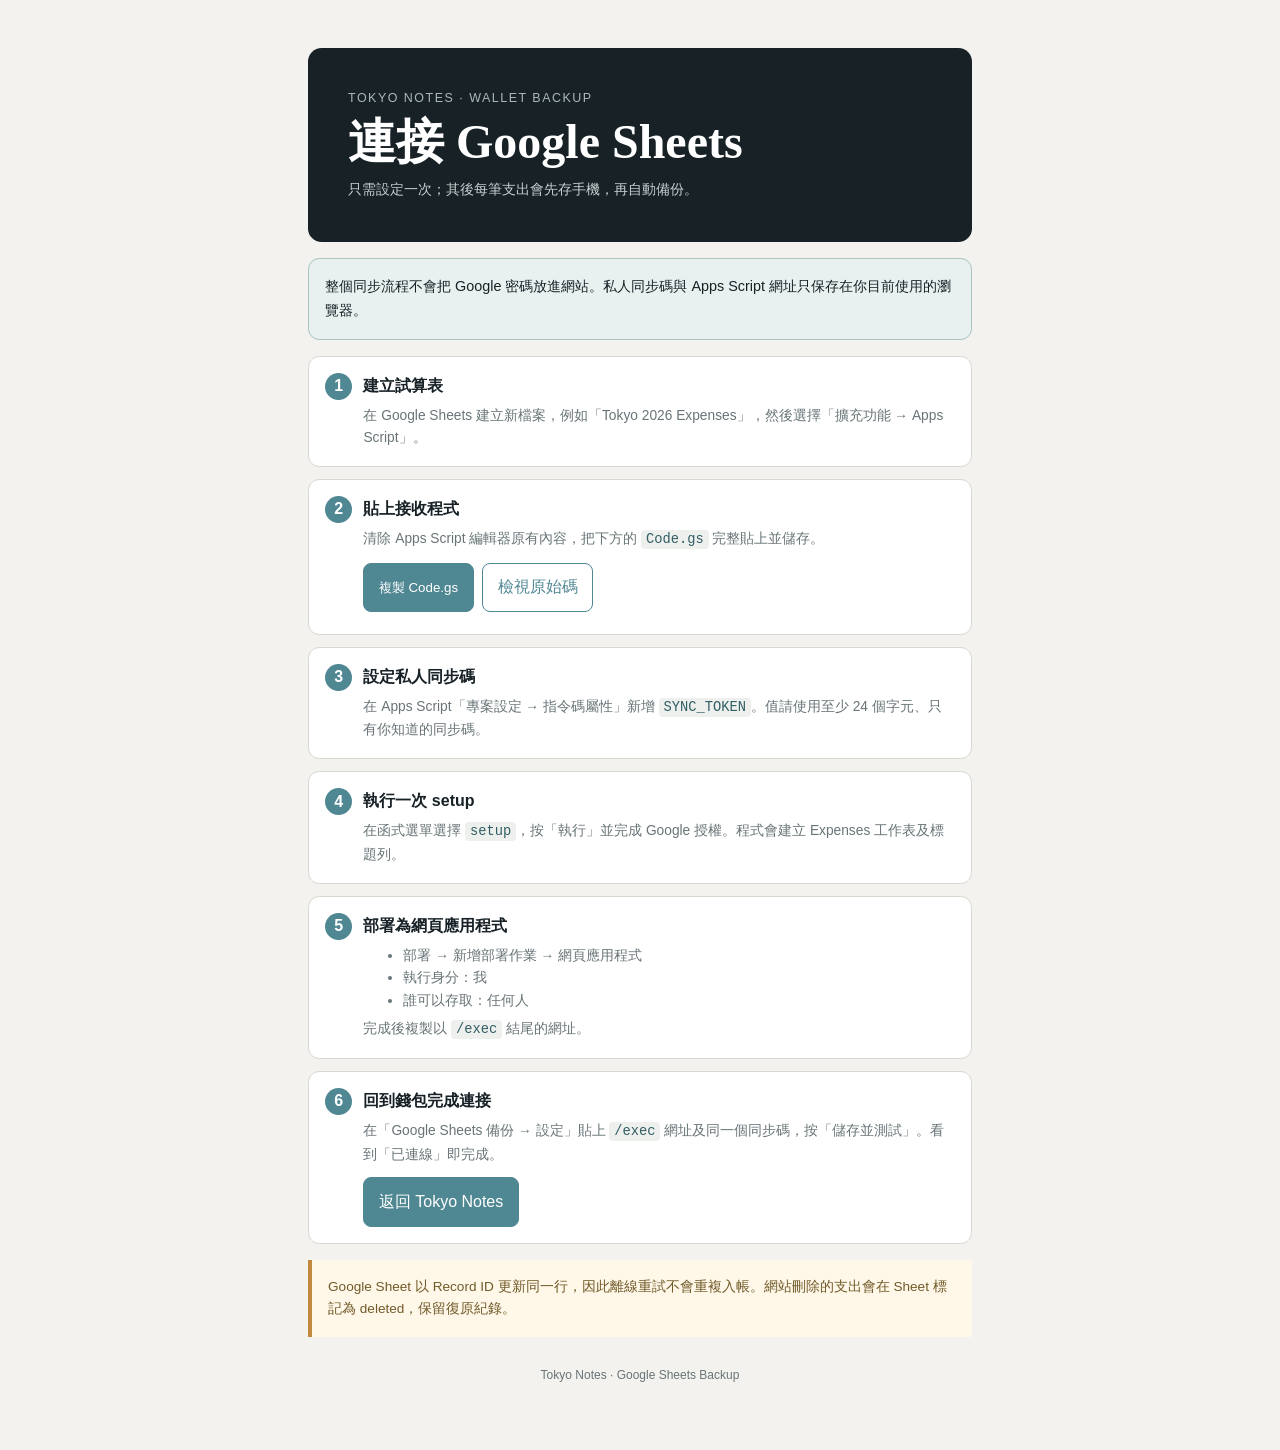
<file: google-sheets-sync/setup.html>
<!doctype html>
<html lang="zh-Hant">
<head>
  <meta charset="utf-8">
  <meta name="viewport" content="width=device-width,initial-scale=1">
  <title>Google Sheets 備份設定｜Tokyo Notes</title>
  <style>
    :root{--paper:#f3f2ee;--ink:#172126;--muted:#687477;--line:#d8d8d1;--teal:#4f8793;--soft:#e8f1f0;--white:#fff}*{box-sizing:border-box}body{margin:0;background:var(--paper);color:var(--ink);font-family:-apple-system,BlinkMacSystemFont,"Noto Sans TC","PingFang TC",sans-serif;line-height:1.65}.page{width:min(760px,100%);margin:auto;padding:clamp(1rem,4vw,3rem)}header{padding:clamp(1.25rem,5vw,2.5rem);border-radius:.85rem;background:#172126;color:#fff}header a{color:#b9d5d5;text-decoration:none}header p{margin:0;color:#a9b9ba;font-size:.78rem;letter-spacing:.12em}h1{margin:.3rem 0;font-family:Georgia,"Noto Serif TC",serif;font-size:clamp(1.8rem,7vw,3rem);line-height:1.2}header span{color:#c6d0d0;font-size:.85rem}.intro{margin:1rem 0;padding:1rem;border:1px solid #a9c3c1;border-radius:.7rem;background:var(--soft);font-size:.9rem}.steps{counter-reset:step;display:grid;gap:.75rem;margin:1rem 0}.step{position:relative;padding:1rem 1rem 1rem 3.4rem;border:1px solid var(--line);border-radius:.7rem;background:var(--white)}.step:before{counter-increment:step;content:counter(step);position:absolute;top:1rem;left:1rem;display:grid;width:1.7rem;height:1.7rem;place-items:center;border-radius:50%;background:var(--teal);color:#fff;font-weight:800}.step h2{margin:0;font-size:1rem}.step p,.step ul{margin:.35rem 0 0;color:var(--muted);font-size:.86rem}.step code{padding:.12rem .3rem;border-radius:.25rem;background:#eef0ed;color:#315e65}.actions{display:flex;flex-wrap:wrap;gap:.55rem;margin-top:.7rem}.actions a,.actions button{min-height:2.75rem;border:1px solid var(--teal);border-radius:.5rem;padding:.65rem .9rem;background:var(--teal);color:#fff;font:750 .82rem/1 inherit;text-decoration:none;cursor:pointer}.actions a{display:inline-flex;align-items:center}.actions .secondary{background:#fff;color:var(--teal)}.notice{padding:1rem;border-left:4px solid #c28a3e;background:#fff8e9;color:#715a29;font-size:.85rem}footer{padding:1rem 0;color:var(--muted);font-size:.75rem;text-align:center}@media(max-width:520px){.page{padding:.75rem}.step{padding-left:3rem}.actions{display:grid}.actions a,.actions button{justify-content:center;width:100%}}
  </style>
</head>
<body><main class="page">
  <header><p>TOKYO NOTES · WALLET BACKUP</p><h1>連接 Google Sheets</h1><span>只需設定一次；其後每筆支出會先存手機，再自動備份。</span></header>
  <p class="intro">整個同步流程不會把 Google 密碼放進網站。私人同步碼與 Apps Script 網址只保存在你目前使用的瀏覽器。</p>
  <section class="steps">
    <article class="step"><h2>建立試算表</h2><p>在 Google Sheets 建立新檔案，例如「Tokyo 2026 Expenses」，然後選擇「擴充功能 → Apps Script」。</p></article>
    <article class="step"><h2>貼上接收程式</h2><p>清除 Apps Script 編輯器原有內容，把下方的 <code>Code.gs</code> 完整貼上並儲存。</p><div class="actions"><button type="button" data-copy-code>複製 Code.gs</button><a class="secondary" href="Code.gs" target="_blank" rel="noopener">檢視原始碼</a></div><p data-copy-status aria-live="polite"></p></article>
    <article class="step"><h2>設定私人同步碼</h2><p>在 Apps Script「專案設定 → 指令碼屬性」新增 <code>SYNC_TOKEN</code>。值請使用至少 24 個字元、只有你知道的同步碼。</p></article>
    <article class="step"><h2>執行一次 setup</h2><p>在函式選單選擇 <code>setup</code>，按「執行」並完成 Google 授權。程式會建立 Expenses 工作表及標題列。</p></article>
    <article class="step"><h2>部署為網頁應用程式</h2><ul><li>部署 → 新增部署作業 → 網頁應用程式</li><li>執行身分：我</li><li>誰可以存取：任何人</li></ul><p>完成後複製以 <code>/exec</code> 結尾的網址。</p></article>
    <article class="step"><h2>回到錢包完成連接</h2><p>在「Google Sheets 備份 → 設定」貼上 <code>/exec</code> 網址及同一個同步碼，按「儲存並測試」。看到「已連線」即完成。</p><div class="actions"><a href="../index.html">返回 Tokyo Notes</a></div></article>
  </section>
  <p class="notice">Google Sheet 以 Record ID 更新同一行，因此離線重試不會重複入帳。網站刪除的支出會在 Sheet 標記為 deleted，保留復原紀錄。</p>
  <footer>Tokyo Notes · Google Sheets Backup</footer>
</main><script>
document.querySelector('[data-copy-code]').addEventListener('click',async()=>{const status=document.querySelector('[data-copy-status]');try{const code=await fetch('Code.gs').then(response=>{if(!response.ok)throw new Error('load');return response.text()});await navigator.clipboard.writeText(code);status.textContent='已複製，現在可貼到 Apps Script 編輯器。'}catch{status.textContent='未能自動複製，請按「檢視原始碼」後手動全選複製。';}});
</script></body></html>
</file>
